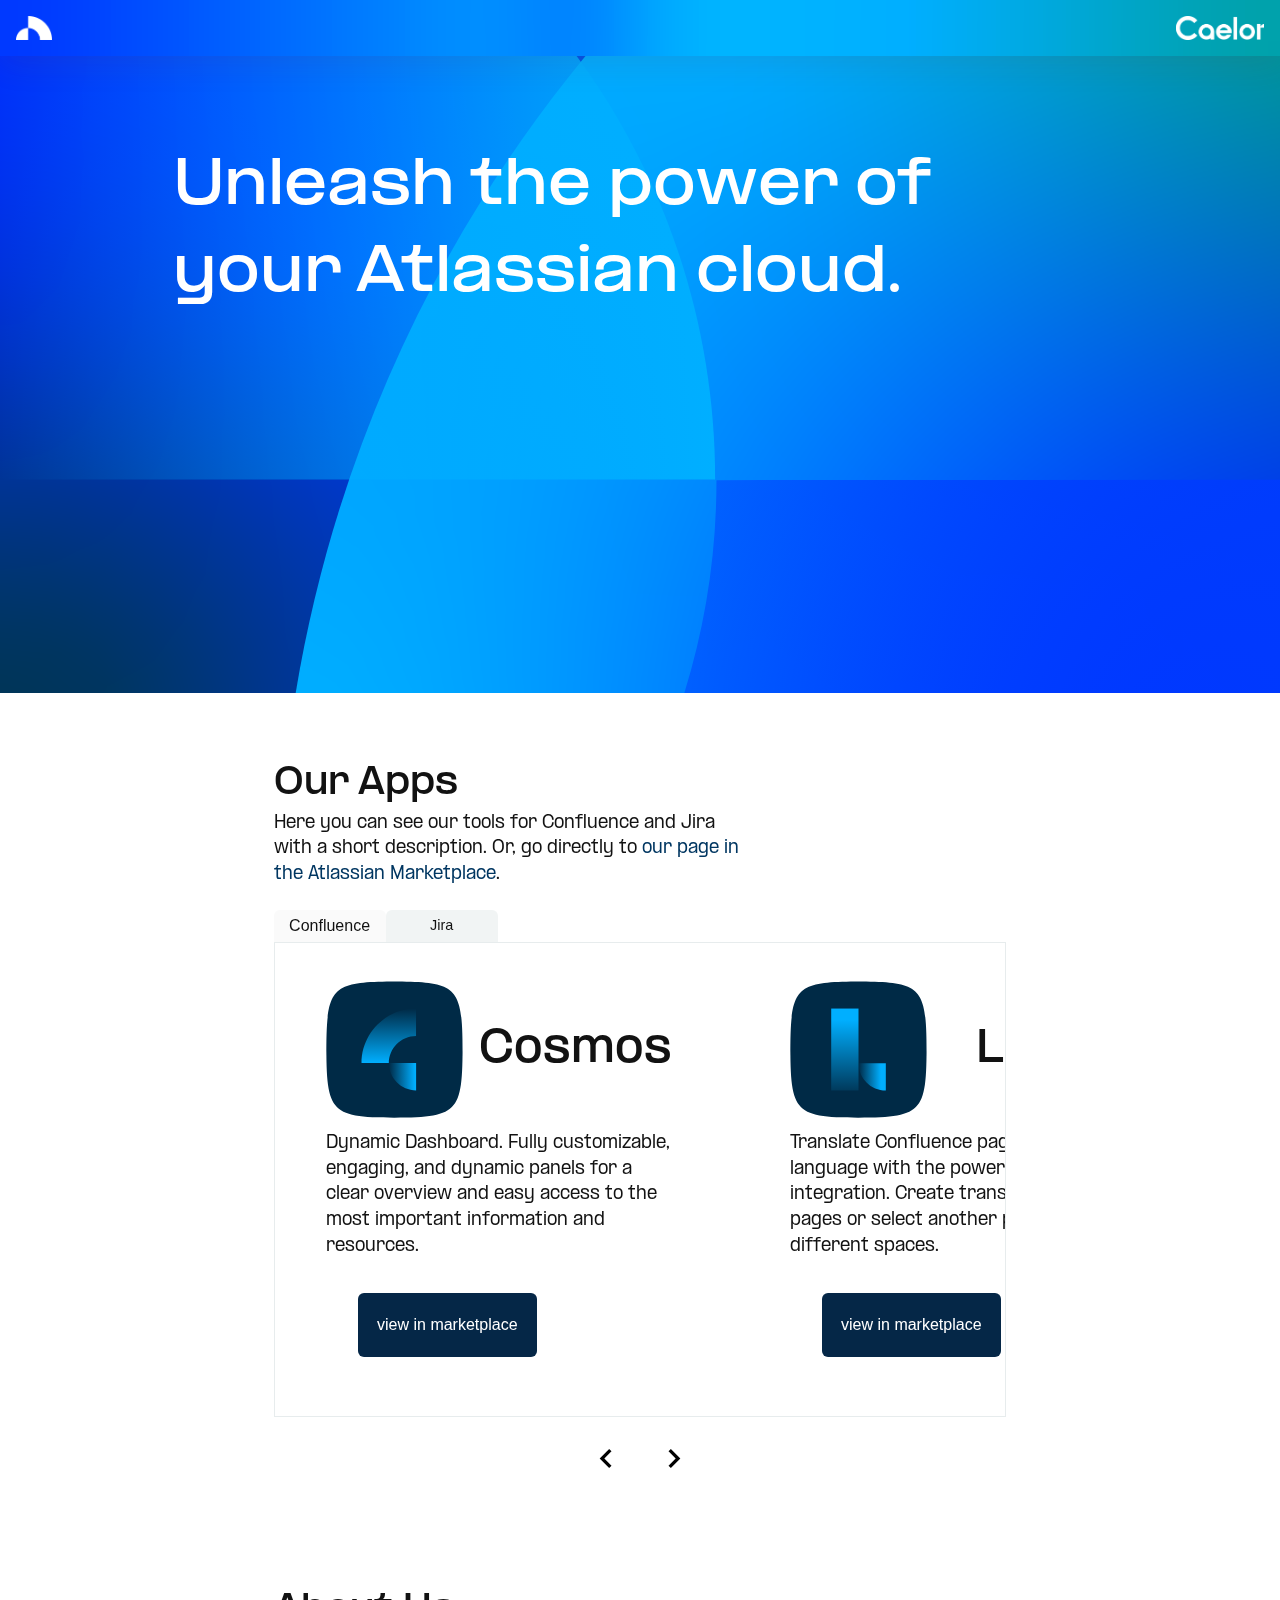
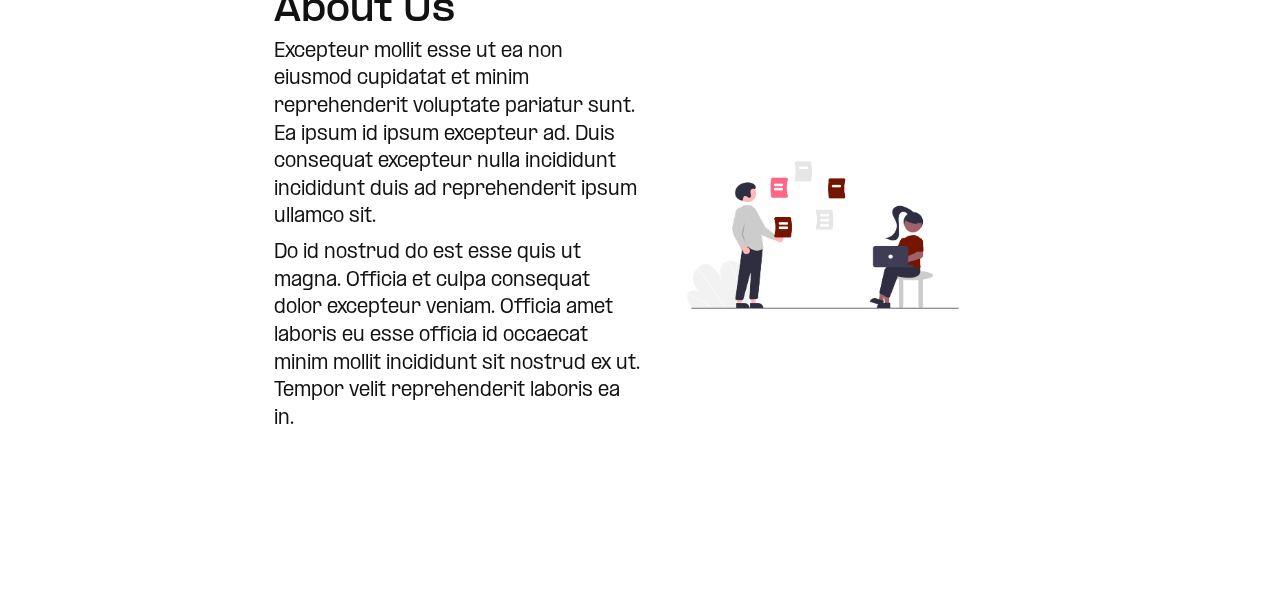
<file: index.html>
<!DOCTYPE html>
<html lang="en">

<head>
    <meta charset="UTF-8">
    <meta name="viewport" content="width=device-width, initial-scale=1.0">
    <link href='https://unpkg.com/boxicons@2.1.4/css/boxicons.min.css' rel='stylesheet'>
    <link rel="stylesheet" href="style/style.css">
    <script src="script/script.js" defer></script>
    <title>Home - Caelor </title>
</head>

<body>
    <div class="header-wrapper">
        <header>
            <img src="./assets/Logo/LogoWhite.png" alt="Caelor Logo" height="24">
            <img src="./assets/Logo/WordmarkWhite.png" alt="Caelor Wordmark" height="24">
        </header>
        <section class="wrapper">
            <h1>Unleash the power of your Atlassian cloud.</h1>
        </section>

    </div>

    <main>

        <section class="app-wrapper">
            <h2>Our Apps</h2>

            <div class="carousel-wrapper">
                <p>Here you can see our tools for Confluence and Jira with a short description. Or, go directly to <a
                        href="#">our page in the Atlassian Marketplace</a>.</p>

                <div class="app-showcase-v2">
                    <div class="app-tabs">
                        <button id="confluence-btn">Confluence</button>
                        <button id="jira-btn" class="passive-tab">Jira</button>
                    </div>

                    <div class="confluence-content">
                        <div class="conf-carousel-container">

                            <div class="carousel-cards conf-carousel">
                                <div class="app-card">
                                    <img src="./assets/icons-svg/confluence-appicon/cosmos-app.svg"
                                        alt="Cosmos App Icon" width="200">
                                    <h3>Cosmos</h3>
                                    <p>Dynamic Dashboard. Fully customizable, engaging, and dynamic panels for a clear
                                        overview and easy access to the most important information and resources.
                                    </p>
                                    <button>view in marketplace</button>
                                </div>

                                <div class="app-card">
                                    <img src="./assets/icons-svg/confluence-appicon/lingo-app.svg" alt="Lingo App Icon"
                                        width="200">
                                    <h3>Lingo</h3>
                                    <p>Translate Confluence pages to any language with the powerful DeepL integration.
                                        Create
                                        translations as child pages or select another parent page in different spaces.
                                    </p>
                                    <button>view in marketplace</button>
                                </div>

                                <div class="app-card">
                                    <img src="./assets/icons-svg/confluence-appicon/optic-app.svg" alt="Optic App Icon"
                                        width="200">
                                    <h3>Optic</h3>
                                    <p>Format pages, highlight key points, add a pop of color, and improve readability
                                        with simple and intuitive content formatting macros. Mix & match. Inspire and
                                        amaze.
                                    </p>
                                    <button>view in marketplace</button>
                                </div>

                                <div class="app-card">
                                    <img src="./assets/icons-svg/confluence-appicon/pulse-app.svg" alt="Pulse App Icon"
                                        width="200">
                                    <h3>Pulse</h3>
                                    <p>Create engaging blogs, pages, people and spaces overviews in a flash with various
                                        view types, filters & labels. Simple configuration and dynamic update.
                                    </p>
                                    <button>view in marketplace</button>
                                </div>

                                <div class="app-card">
                                    <img src="./assets/icons-svg/confluence-appicon/torphies-app.svg"
                                        alt="Trophies App Icon" width="200">
                                    <h3>Trophies</h3>
                                    <p>Receive awards and earn points with Trophies. Users can see their recent
                                        achievements at a glance, and also see their recent activity with the earned
                                        points and awards. </p>
                                    <button>view in marketplace</button>
                                </div>
                            </div>

                            <div class="app-btns">
                                <button id="conf-prev-btn" class="carousel-btn conf-prev-btn"><i
                                        class='bx bx-chevron-left'></i></button>
                                <!-- <div class="carousel-dots">
                                    <button></button>
                                    <button></button>
                                    <button></button>
                                    <button></button>
                                    <button></button>
                                </div> -->
                                <button id="conf-next-button" class="carousel-btn conf-next-btn"><i
                                        class='bx bx-chevron-right'></i></button>
                            </div>
                        </div>
                    </div>

                    <div class="jira-content">
                        <div class="jira-carousel-container">
                            <div class="carousel-cards jira-carousel">
                                <div class="app-card">
                                    <img src="./assets/icons-svg/jira-appicon/fields-app.svg" alt="Fields App Icon"
                                        width="200">
                                    <h3>Fields</h3>
                                    <p>Customize Jira to suit your needs, increase the clarity issues and level up your
                                        project management skills with a powerful suite of custom field types - all
                                        created as use case solutions. </p>
                                    <button>view in marketplace</button>
                                </div>

                                <div class="app-card">
                                    <img src="./assets/icons-svg/jira-appicon/linksy-app.svg" alt="Linksy App Icon "
                                        width="200">
                                    <h3>Linksy</h3>
                                    <p>Easily filter out and link issues using single or multiple issue picker custom
                                        fields based on JQL. Use the resync feature to fill custom fields with native
                                        Jira links. </p>
                                    <button>view in marketplace</button>
                                </div>

                                <div class="app-card">
                                    <img src="./assets/icons-svg/jira-appicon/shoppie-app.svg" alt="Shoppie App Icon "
                                        width="200">
                                    <h3>Shoppie</h3>
                                    <p> Enhance your JSM portal experience with our shop-like interface, designed to
                                        provide seamless and intuitive browsing and purchasing of Jira Assets. </p>
                                    <button>view in marketplace</button>
                                </div>

                                <div class="app-card">
                                    <img src="./assets/icons-svg/jira-appicon/trophies-app.svg" alt="Trophies App Icon "
                                        width="200">
                                    <h3>Trophies</h3>
                                    <p>On the dashboard, users can see their recent achievements at a quick glance, and
                                        also see their recent activity with the earned points and awards.</p>
                                    <button>view in marketplace</button>
                                </div>

                            </div>
                            <div class="app-btns">
                                <button id="jira-prev-button" class="carousel-btn jira-prev-btn"><i
                                        class='bx bx-chevron-left'></i></button>
                                <!-- <div class="carousel-dots">
                                    <button></button>
                                    <button></button>
                                    <button></button>
                                    <button></button>
                                    <button></button>
                                </div> -->
                                <button id="jira-next-button" class="carousel-btn jira-next-btn"><i
                                        class='bx bx-chevron-right'></i></button>
                            </div>
                        </div>
                    </div>

                </div>
            </div>
        </section>

        <div class="about-wrapper">
            <h2>About Us</h2>
            <div class="about-text-grid">
                <p>Excepteur mollit esse ut ea non eiusmod cupidatat et minim reprehenderit voluptate
                    pariatur sunt.
                    Ea
                    ipsum id ipsum excepteur ad. Duis consequat excepteur nulla incididunt incididunt duis
                    ad
                    reprehenderit ipsum ullamco sit. </p>

                <img src="assets/images/undraw_project_team_lc5a.png" alt="Caelor Image" width="290">

                <p>Do id nostrud do est esse quis ut magna. Officia et culpa consequat dolor excepteur
                    veniam.
                    Officia
                    amet laboris eu esse officia id occaecat minim mollit incididunt sit nostrud ex ut.
                    Tempor velit
                    reprehenderit laboris ea in.</p>
            </div>
        </div>


    </main>

</body>

</html>
</file>
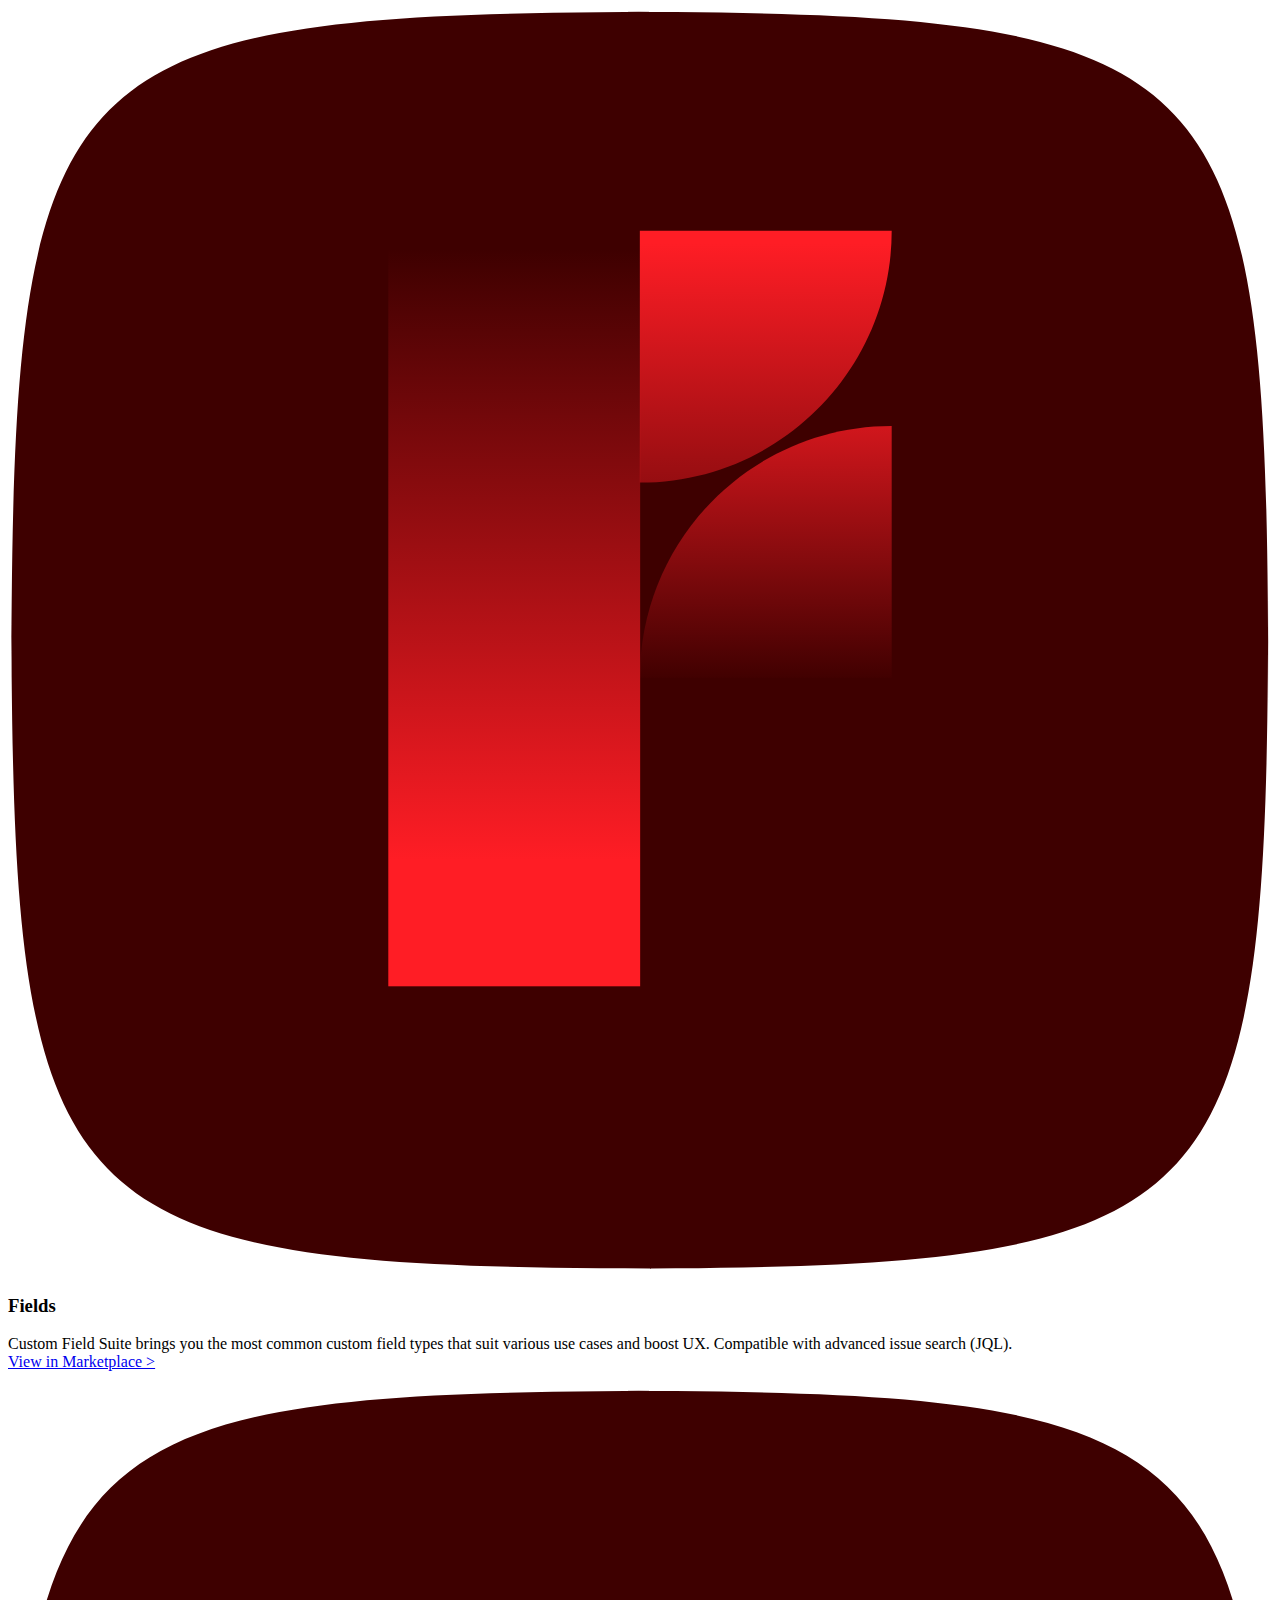
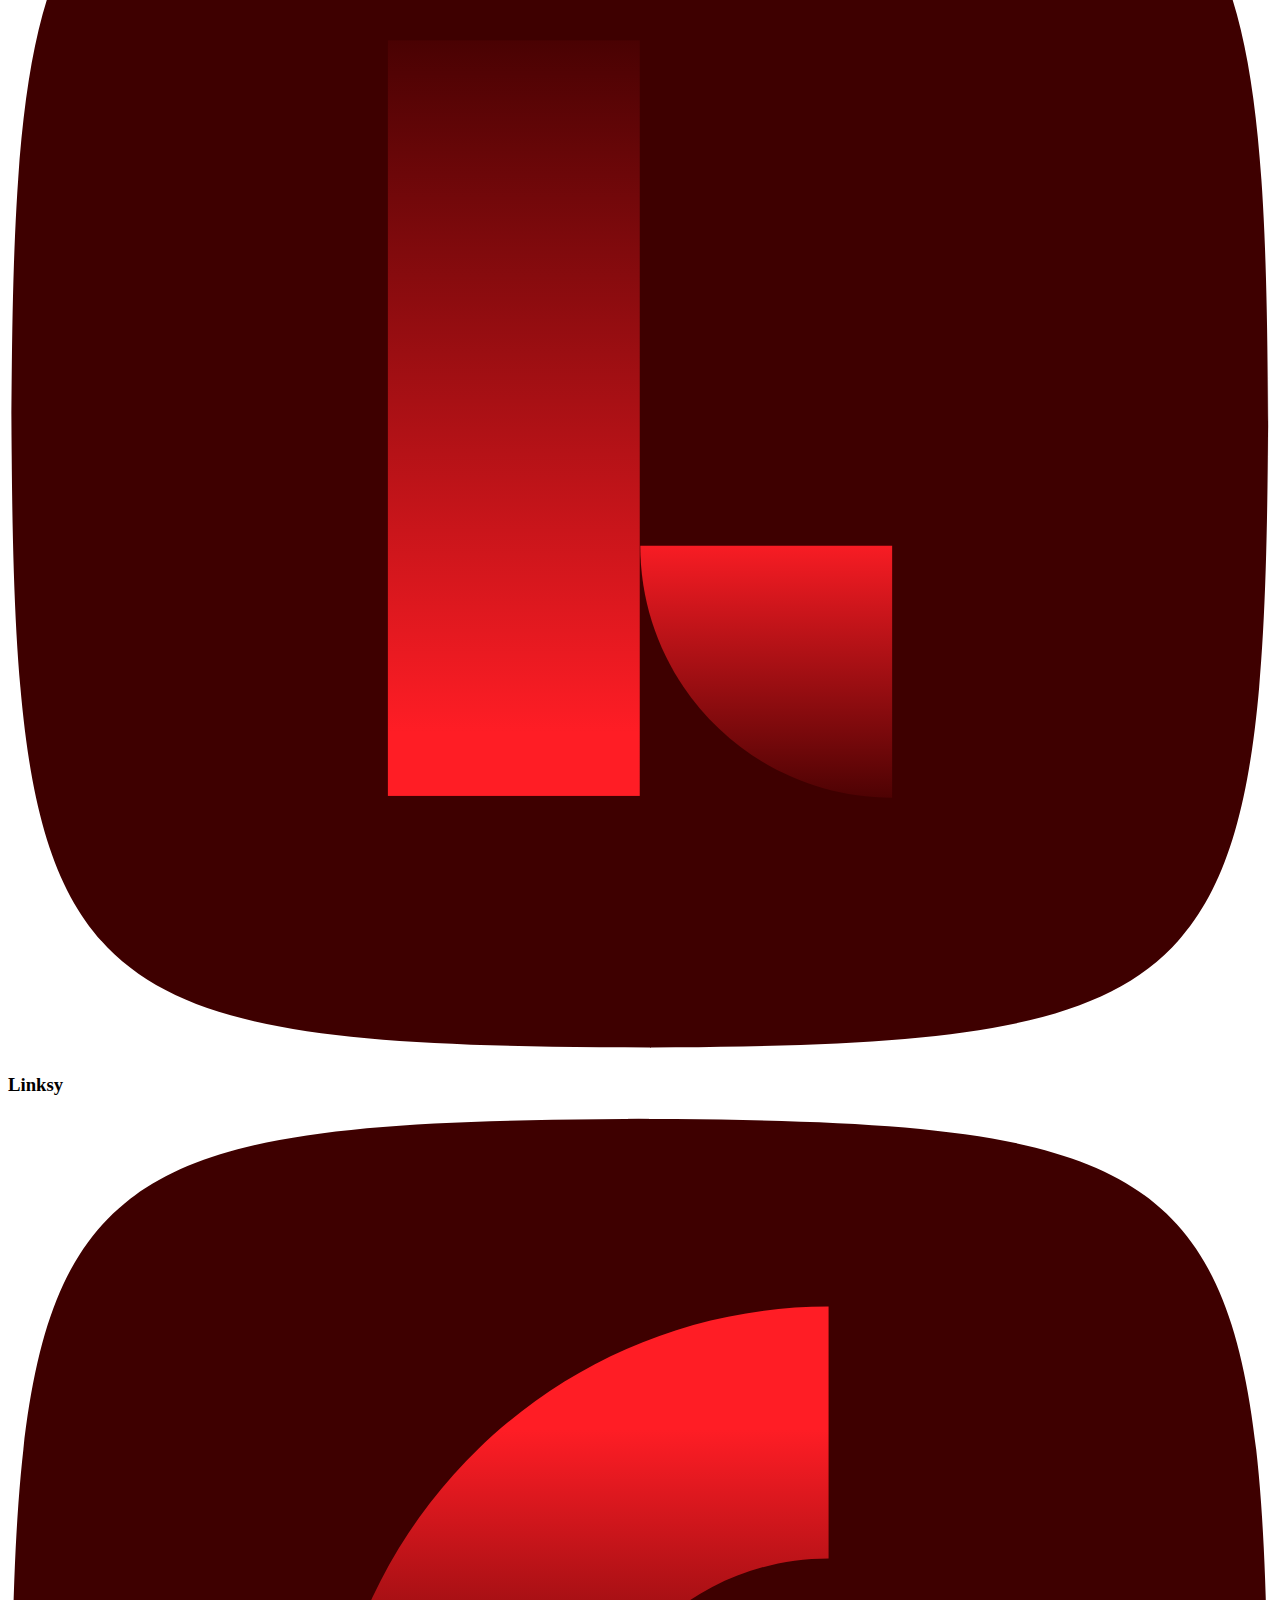
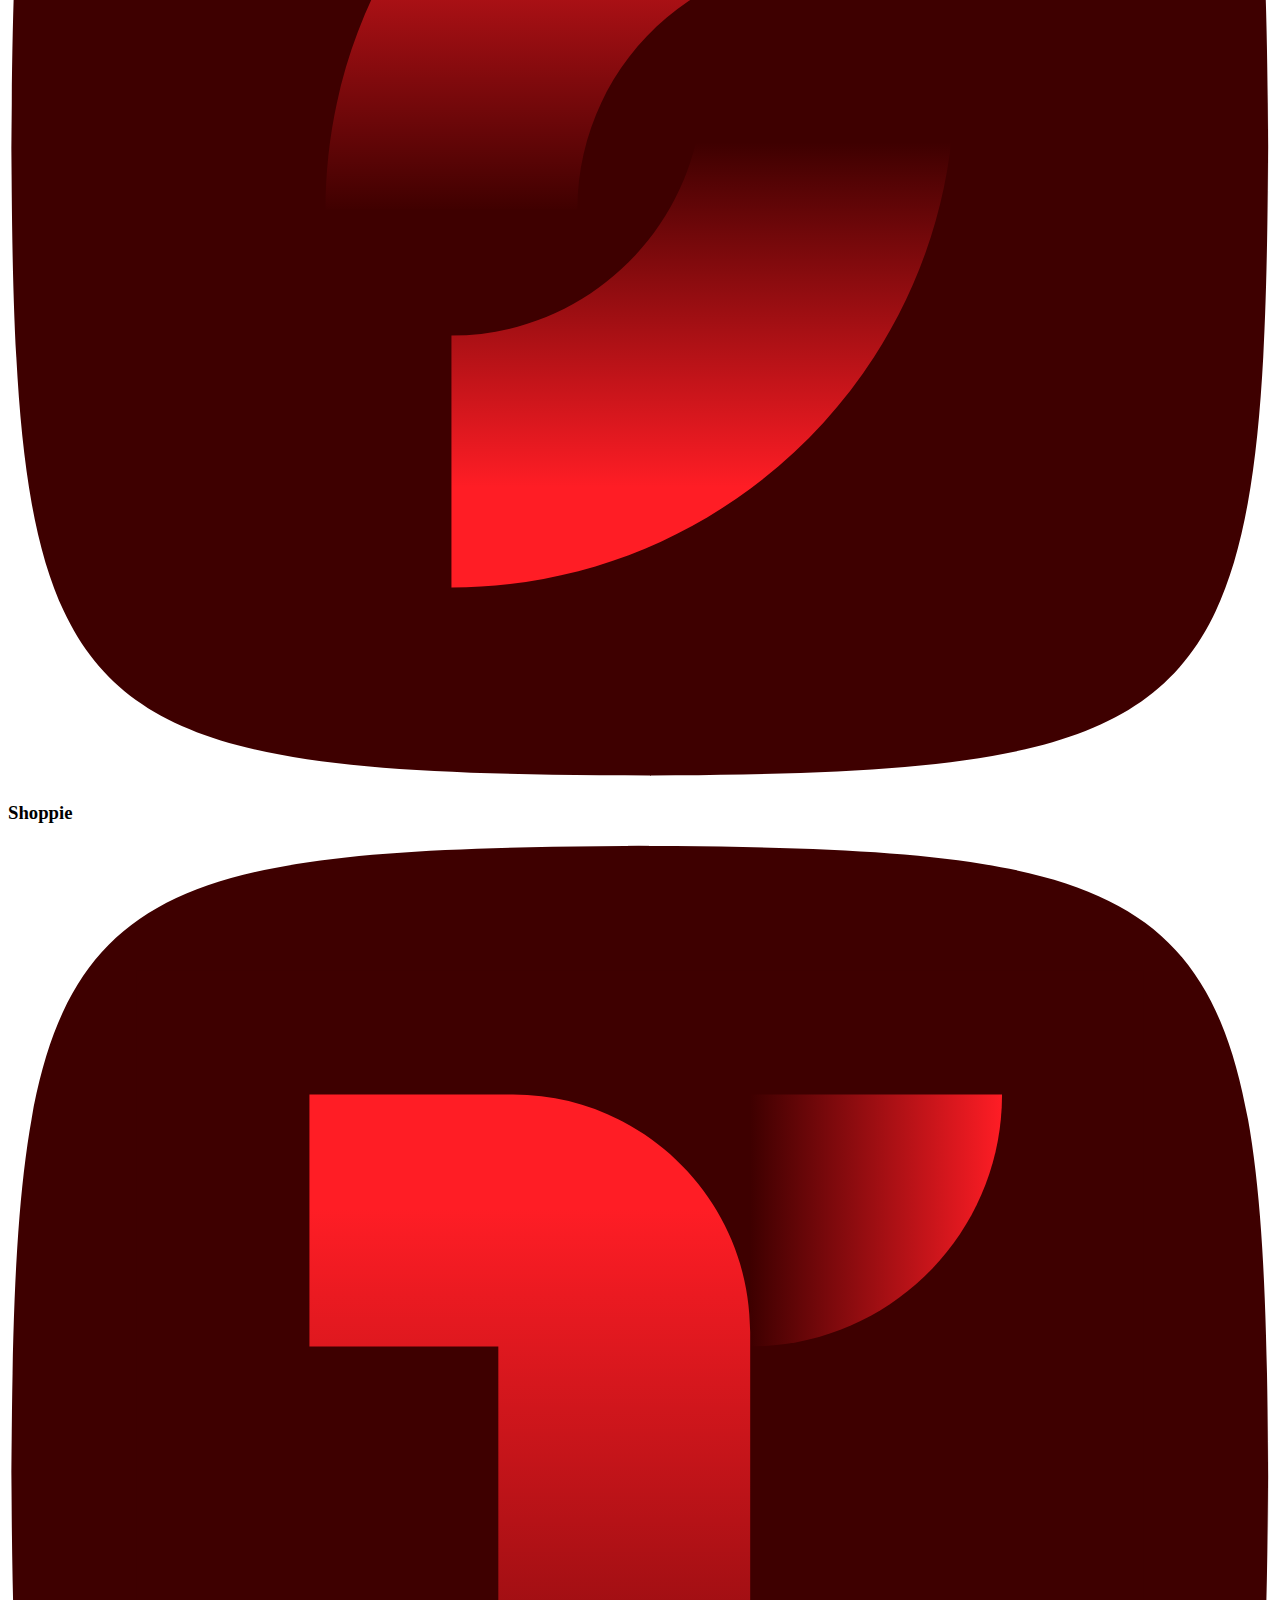
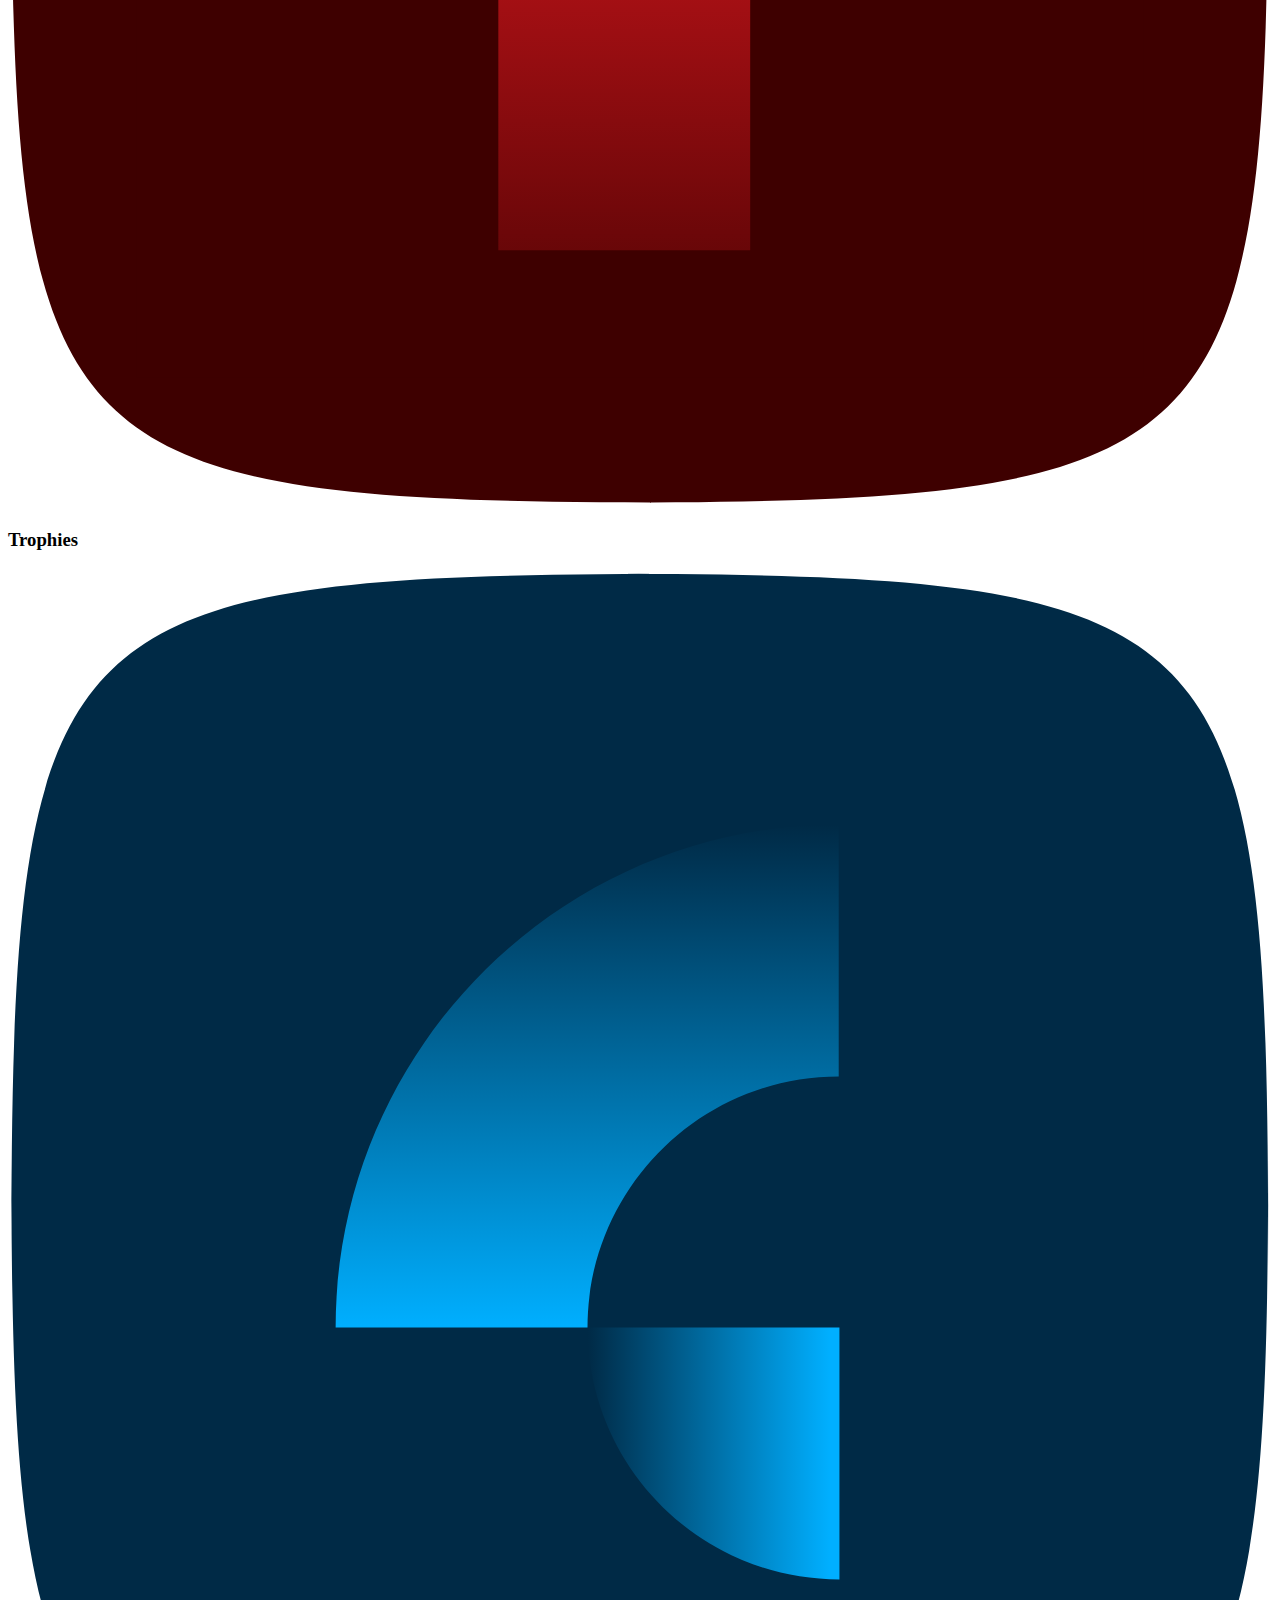
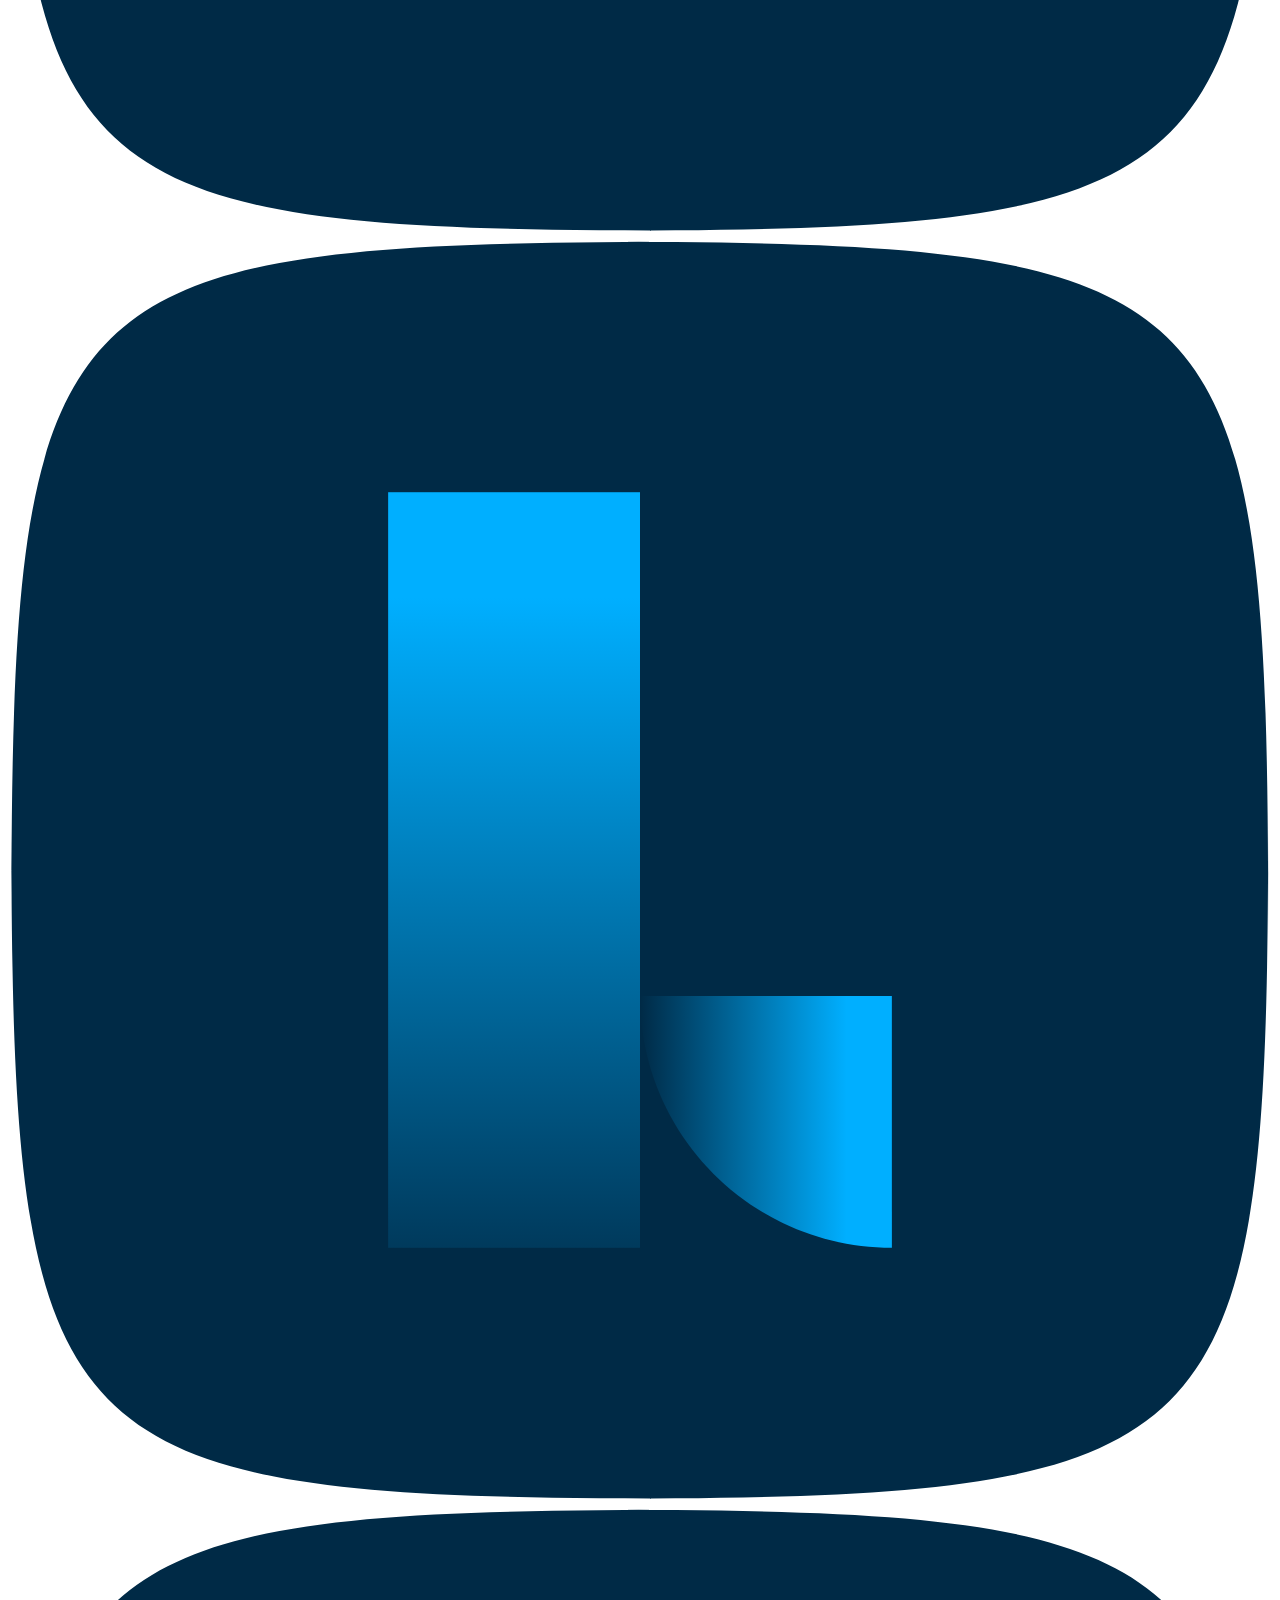
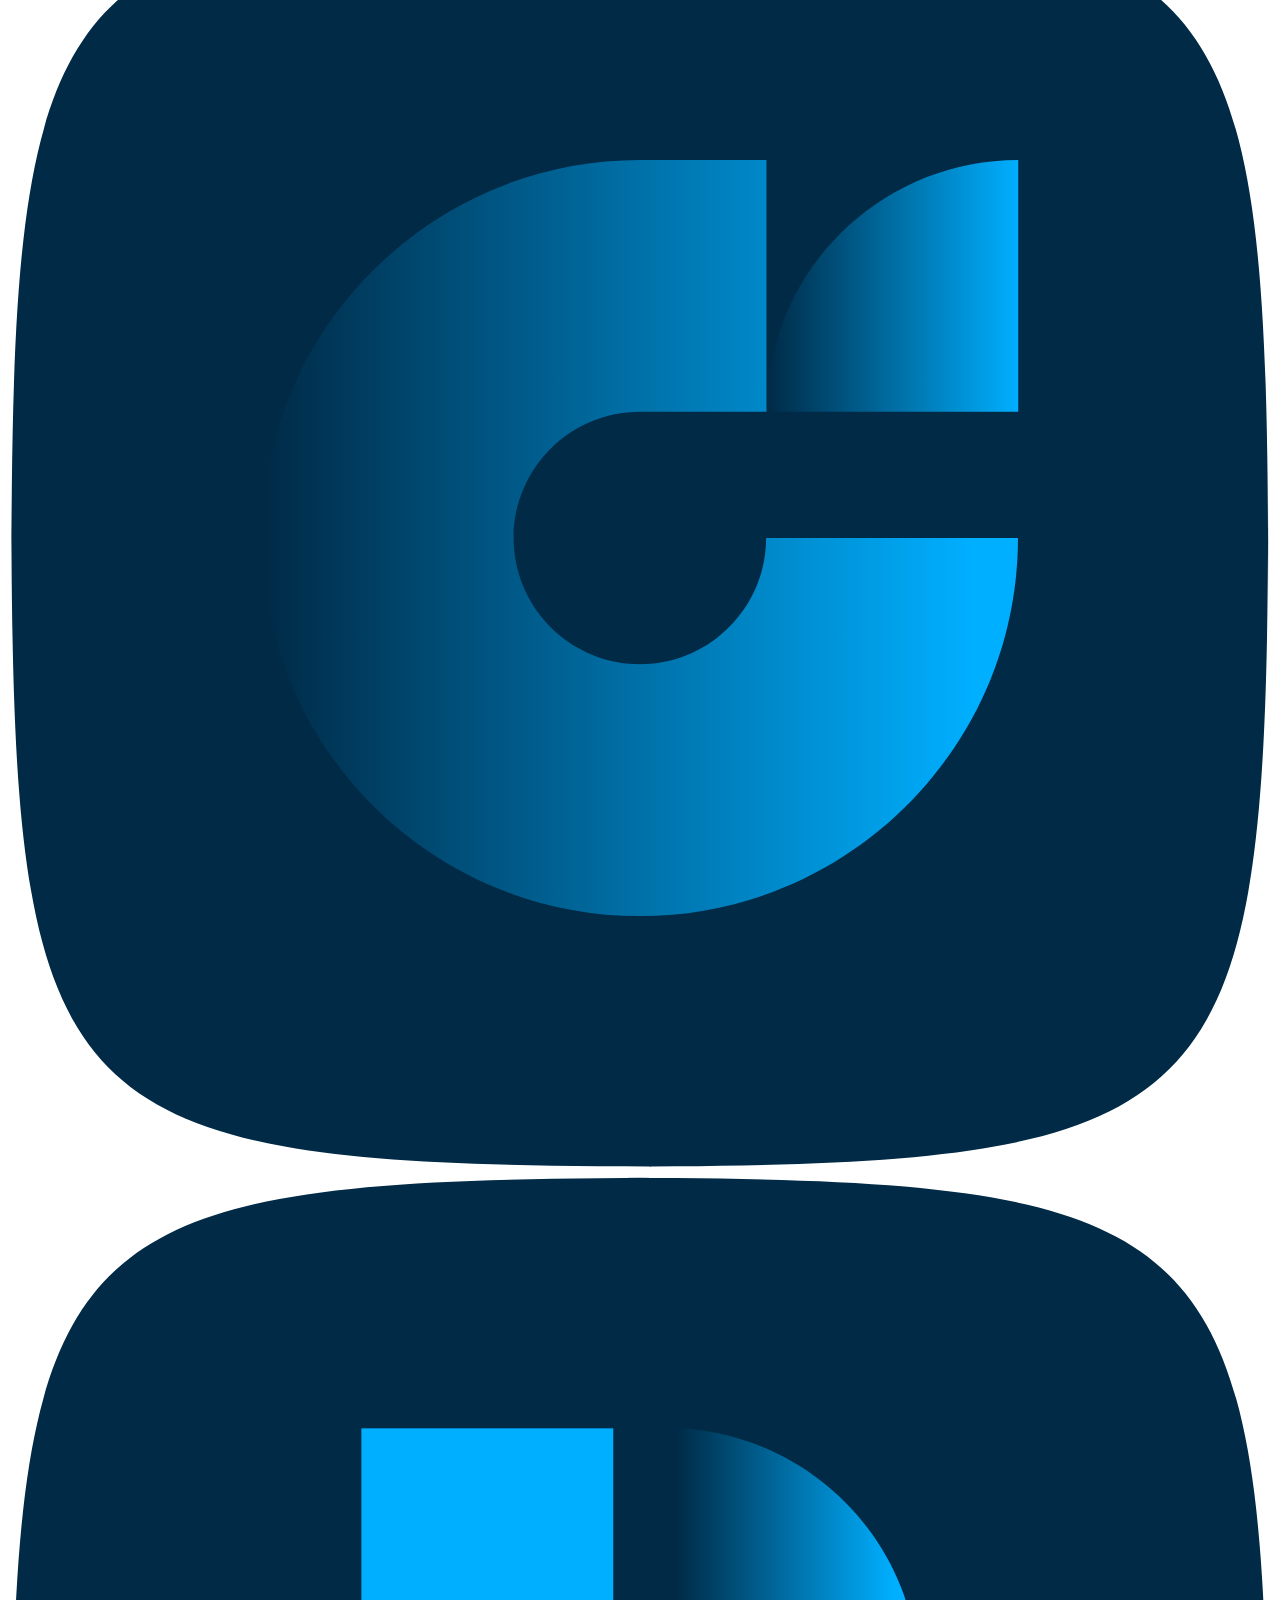
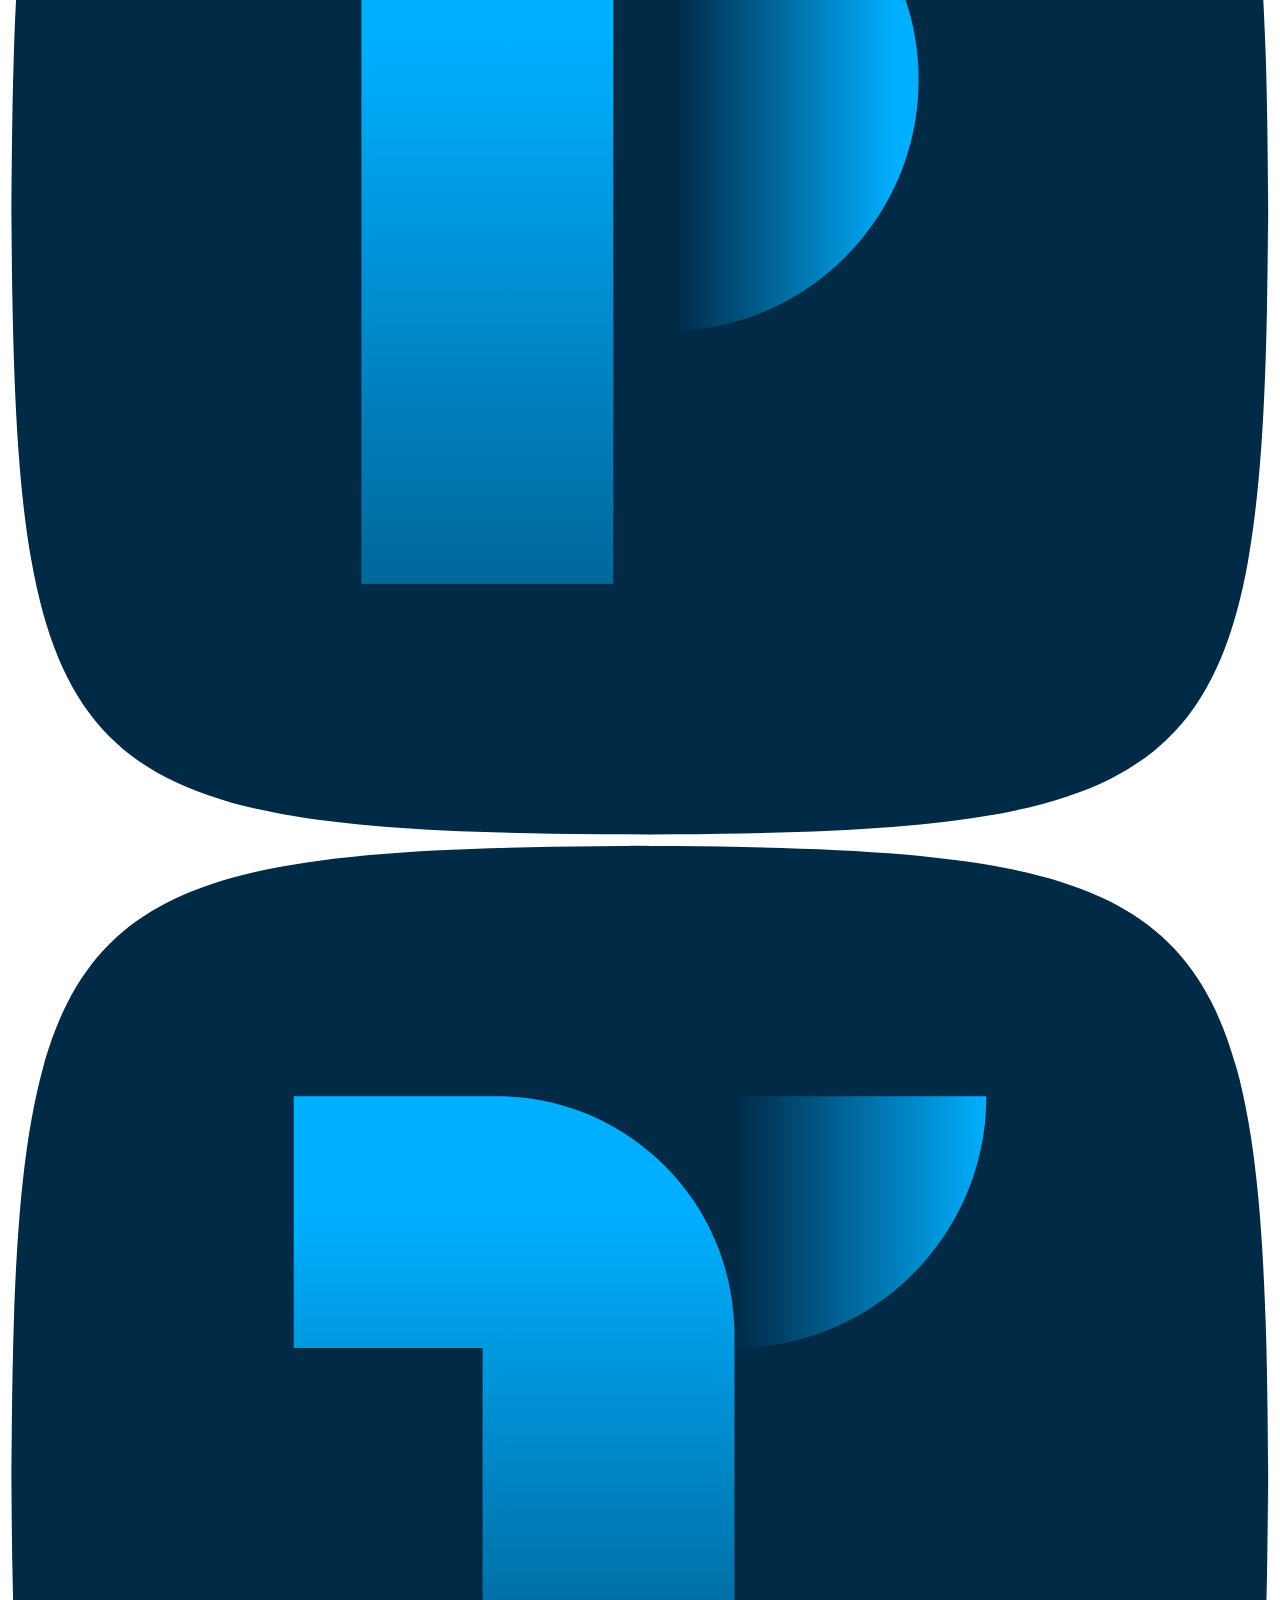
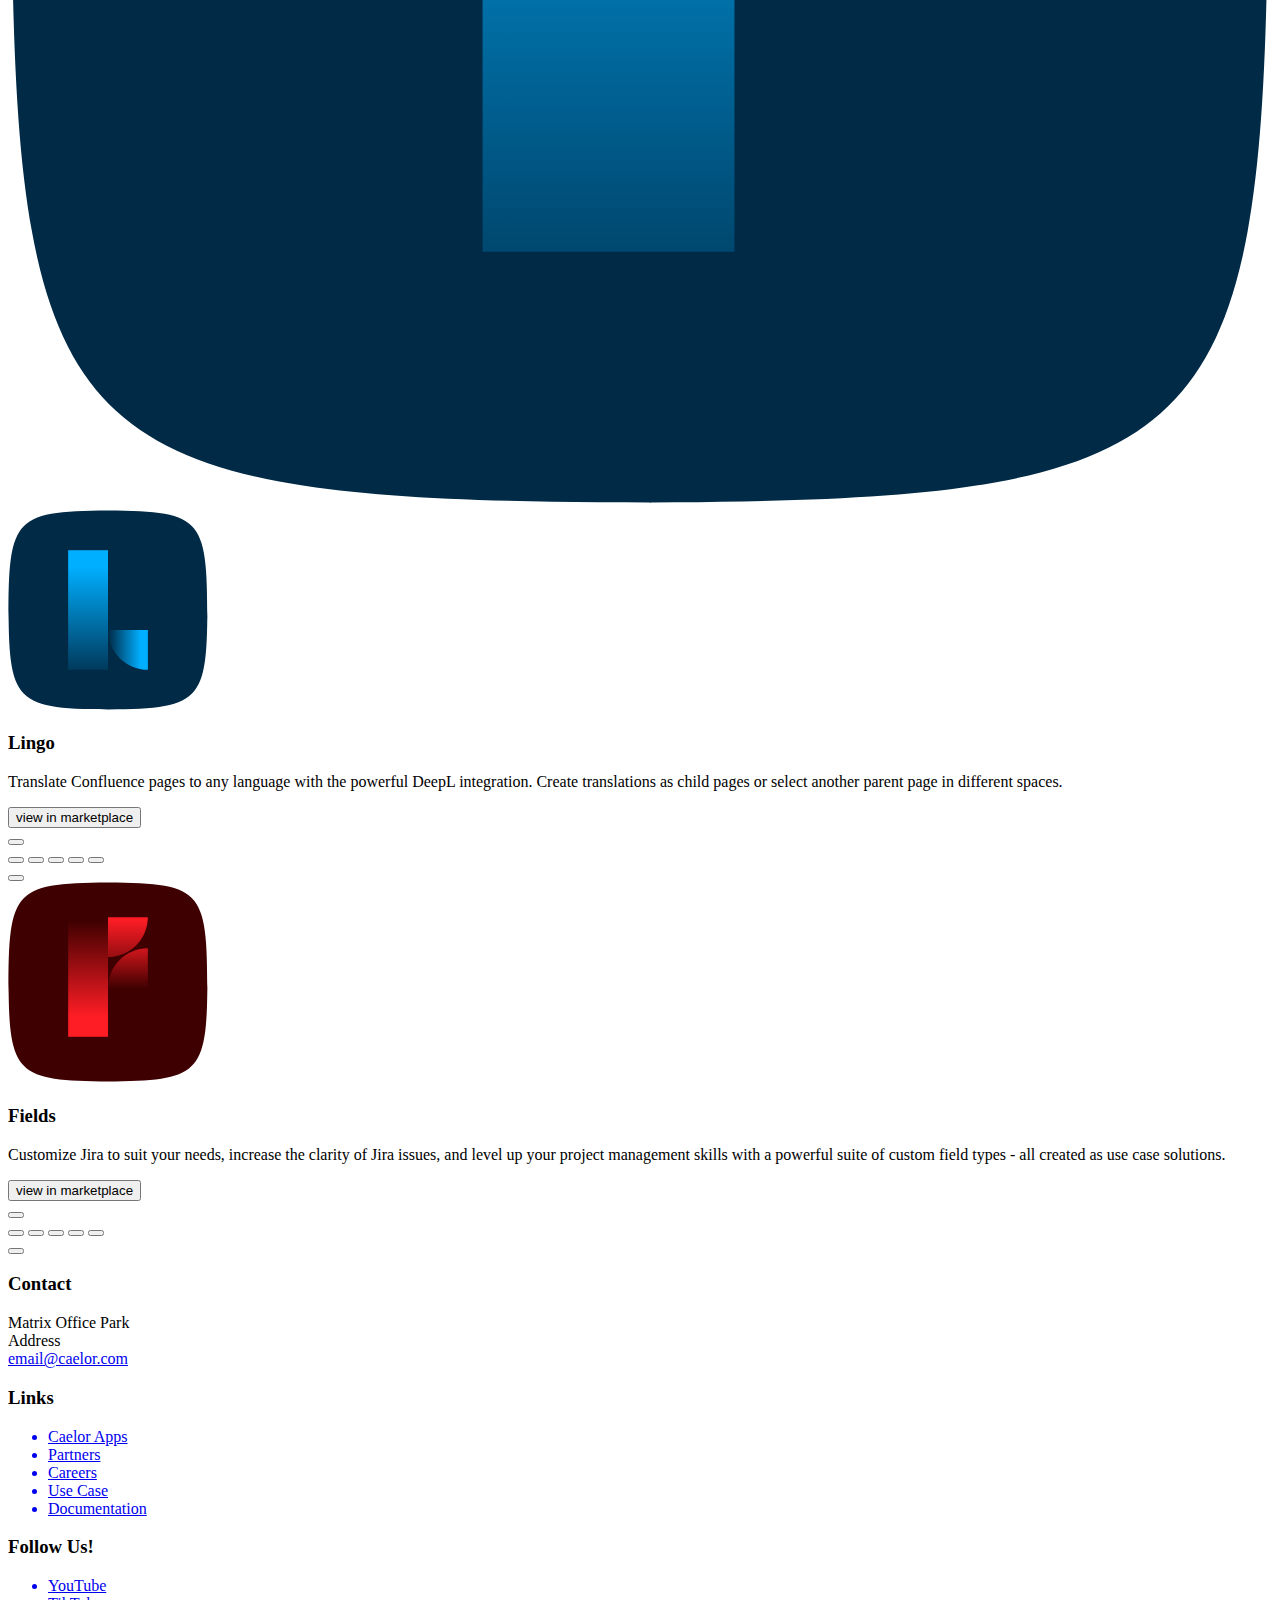
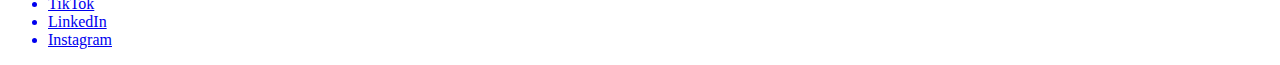
<file: trash.html>
<!DOCTYPE html>
<html lang="en">
<head>
    <meta charset="UTF-8">
    <meta name="viewport" content="width=device-width, initial-scale=1.0">
    <title>trash code
    </title>
</head>
<body>
    
    <div class="jira-apps">

        <div class="jira-carousel">

            <div class="jira-item" id="jira-item-one">
                <a class="jira-btn jira-btn-one">
                    <img src="./assets/Icons svg/Caelor-Logos_Jira - Fields - App Icon.svg"
                        alt="Jira Fields Logo">
                </a>
                <h3>Fields</h3>
            </div>

            <div class="jira-content" id="jira-content-one">
                <p> Custom Field Suite brings you the most common custom field types that suit various use
                    cases and boost UX. Compatible with advanced issue search (JQL).<br>
                    <a href="#" class="marketplace-link">View in Marketplace > </a>
                </p>
            </div>

            <div class="jira-item" id="jira-item-two">
                <a>
                    <img src="./assets/Icons svg/Caelor-Logos_Jira - Linksy - App Icon.svg"
                        alt="Jira Linksy Logo">
                </a>
                <h3>Linksy</h3>
            </div>

            <div class="jira-item" id="jira-item-three">
                <a>
                    <img src="./assets/Icons svg/Caelor-Logos_Jira - Shoppie - App Icon.svg"
                        alt="Jira Shoppie Logo">
                </a>
                <h3>Shoppie</h3>
            </div>


            <div class="jira-item" id="jira-item-four">
                <a>
                    <img src="./assets/Icons svg/Caelor-Logos_Jira - Trophies - App Icon.svg" alt="">
                </a>
                <h3>Trophies</h3>
            </div>

        </div>
    </div>

    <div class="confluence-apps">
        <div class="confluence-carousel">

            <div class="confluence-item" id="confluence-item-one">
                <img src="./assets/Icons svg/Caelor-Logos_Confluence - Cosmos - App Icon.svg"
                    alt="Confluence Cosmos Logo">
            </div>

            <div class="confluence-item" id="confluence-item-two">
                <img src="./assets/Icons svg/Caelor-Logos_Confluence - Lingo - App Icon.svg"
                    alt="Confluence Lingo Logo">
            </div>

            <div class="confluence-item" id="confluence-item-three">
                <img src="./assets/Icons svg/Caelor-Logos_Confluence - Optic - App Icon.svg"
                    alt="Confluence Optic Logo">
            </div>

            <div class="confluence-item" id="confluence-item-four">
                <img src="./assets/Icons svg/Caelor-Logos_Confluence - Pulse - App Icon.svg"
                    alt="Confluence Pulse Logo">
            </div>

            <div class="confluence-item" id="confluence-item-five">
                <img src="./assets/Icons svg/Caelor-Logos_Confluence - Trophies - App Icon.svg"
                    alt="Confluence Trophies Logo">
            </div>

        </div>
    </div>


<!-- ! -->

    <div class="confluence-content">
        <div class="app-card">
            <div class="app-card-element">
                <img src="./assets/Icons svg/confluence-appicon/lingo-app.svg" alt="logo lingo "
                    width="200">
                <h3>Lingo</h3>
                <p>Translate Confluence pages to any language with the powerful DeepL integration. Create
                    translations as child pages or select another parent page in different spaces.
                </p>
                <button>view in marketplace</button>
            </div>

            <div class="app-btns">
                <button id="conf-prev-button" class="carousel-btn"><i
                        class='bx bx-chevron-left'></i></button>
                <div class="carousel-dots">
                    <button></button>
                    <button></button>
                    <button></button>
                    <button></button>
                    <button></button>
                </div>
                <button id="conf-next-button" class="carousel-btn"><i class='bx bx-chevron-right' ></i></button>
            </div>
        </div>
    </div>

    <div class="jira-content">
        <div class="app-card">
            <img src="./assets/Icons svg/jira-appicon/fields-app.svg" alt="logo Fields "
                width="200">
            <h3>Fields</h3>
            <p>Customize Jira to suit your needs, increase the clarity of Jira issues, and level up your project management skills with a powerful suite of custom field types - all created as use case solutions. </p>
            <button>view in marketplace</button>

            <div class="app-btns">
                <button id="jira-prev-button" class="carousel-btn"><i
                        class='bx bx-chevron-left'></i></button>
                <div class="carousel-dots">
                    <button></button>
                    <button></button>
                    <button></button>
                    <button></button>
                    <button></button>
                </div>
                <button id="jira-next-button" class="carousel-btn"><i class='bx bx-chevron-right' ></i></button>
            </div>
        </div>
    </div>

</div>
</div>
<!--  -->




     <footer>
        <div class="footer-one">
            <h3>Contact</h3>
            <p>Matrix Office Park
                <br>
                Address
                <br>
                <a href="#" class="email">email@caelor.com</a>
            </p>
        </div>
        <div class="footer-two">
            <h3>Links</h3>
            <ul>
                <a href="#">
                    <li>Caelor Apps</li>
                </a>
                <a href="#">
                    <li>Partners</li>
                </a>
                <a href="#">
                    <li>Careers</li>
                </a>
                <a href="#">
                    <li>Use Case</li>
                </a>
                <a href="#">
                    <li>Documentation</li>
                </a>
            </ul>
        </div>

        <div class="footer-three">
            <h3>Follow Us!</h3>
            <ul>
                <a href="#">
                    <li>YouTube</li>
                </a>
                <a href="#">
                    <li>TikTok</li>
                </a>
                <a href="#">
                    <li>LinkedIn</li>
                </a>
                <a href="#">
                    <li>Instagram</li>
                </a>
            </ul>
        </div>

    </footer> 

</body>
</html>
</file>
<file: style/style.css>
@font-face {
  font-family: "PPFormula-Condensed-Black";
  src: url(../assets/Fonts/PPFormula-CondensedBlack.otf);
}

@font-face {
  font-family: "PPFormula-extrabold";
  src: url(../assets/Fonts/PPFormula-ExtendedBold.otf);
}

@font-face {
  font-family: "PPFormula-SemiBold";
  src: url(../assets/Fonts/PPFormula-SemiExtendedBold.otf);
}

@font-face {
  font-family: "PPFormula-medium";
  src: url(../assets/Fonts/PPFormula-Medium.otf);
}

@font-face {
  font-family: "PPFormula-light";
  src: url(../assets/Fonts/PPFormula-Light.otf);
}

@font-face {
  font-family: "PPFormula-SemiExtBold";
  src: url(../assets/Fonts/PPFormula-SemiExtendedBold.otf);
}

:root {
  --primary-white: #fff;
  --primary-black: #121212;

  --secondary-one: #751500;
  --secondary-two: #006049;
  --secondary-three: #ff7300;

  --grey-one: #fafafa;
  --grey-two: #f1f4f4;
  --grey-three: #e7eced;
  --grey-four: #3f4142;
  --grey-five: #282e30;
  --grey-six: #171717;
  --grey-extra: #777a7c;

  --jira-primary-one: #370000;
  --jira-primary-two: #ff1d25;
  --jira-secondary-one: #e20018;
  --jira-secondary-two: #ff78cc;
  --jira-secondary-three: #ffbddb;

  --conf-primary-one: #052747;
  --conf-primary-two: #00afff;
  --conf-secondary-one: #003661;
  --conf-secondary-two: #003bff;
  --conf-secondary-three: #00d1c3;

  --spacing-regular: 0.8rem;
  --spacing-half: 0.4rem;
  --spacing-small: 0.2rem;
  --spacing-big: 1.6rem;

  --heading-one: "PPFormula-extrabold", Arial, Helvetica, sans-serif;
  --heading-two: "PPFormula-semibold", Arial, Helvetica, sans-serif;
  --regular-text: "PPFormula-medium", Arial, Helvetica, sans-serif;
  --light-text: "PPFormula-light", Arial, Helvetica, sans-serif;
  --extra-heading: "PPFormula-SemiExtBold", Arial, Helvetica, sans-serif;
}

* {
  box-sizing: border-box;
  padding: 0;
  margin: 0;
  line-height: 1.6;
}

body {
  font-family: var(--regular-text);
}

/* text */

h2,
h3 {
  font-family: var(--heading-two);
}

h1 {
  font-family: var(--heading-one);
  font-size: 2.25rem;
}

h2 {
  font-size: 2.1rem;
}

h3 {
  font-size: 1.1rem;
}

p {
  font-family: var(--regular-text);
}

/* * */

.header-wrapper {
  background-image: url(../assets/svg/Confluence-Blue-02-16x9.svg);
  background-size: cover;
  background-repeat: no-repeat;
  background-position: top;
  position: relative;
  height: 77vh;
  margin-bottom: var(--spacing-big);
}

.header-wrapper .wrapper {
  max-width: 75vw;
}

.header-wrapper h1 {
  animation: slide-in 0.5s ease-in-out;
}

@keyframes slide-in {
  from {
    opacity: 0;
    transform: translateX(-75%);
  }
  to {
    opacity: 100;
    transform: translateX(0%);
  }
}

header {
  color: var(--primary-white);
  display: flex;
  align-items: center;
  justify-content: space-between;
  width: 100%;
  --spacing-regular: 1em;
  padding: var(--spacing-regular);
  backdrop-filter: blur(50px) saturate(125%);
  -webkit-backdrop-filter: blur(50px) saturate(125%);
  box-shadow: 0 8px 32px 0 rgba(135, 36, 31, 0.1);

  button {
    background-color: transparent;
    border: none;
    transition: scale 0.25s ease-in-out;
  }

  button:active {
    scale: 0.8;
  }

  img {
    transition: rotate 0.5s ease-in-out;
  }
}

header img:first-of-type:hover {
  rotate: 180deg;
}

.wrapper {
  width: 100vw;
  height: 70vh;
  color: var(--primary-white);
  --spacing-big: 5.5rem;
  padding: var(--spacing-big) var(--spacing-regular) var(--spacing-regular)
    var(--spacing-regular);

  p {
    font-family: var(--regular-text);
    font-size: 2.2rem;
    padding-left: var(--spacing-regular);
    align-self: center;
  }
}

/** main */

main {
  color: var(--primary-black);
}

main p {
  max-width: 40ch;
}

/** apps container  */

.app-wrapper,
.about-wrapper,
.footer-wrapper {
  padding: var(--spacing-regular) var(--spacing-big);
  margin: var(--spacing-big) 0;
  max-width: 49rem;

  img {
    padding: var(--spacing-half);
  }

  a {
    color: var(--conf-secondary-one);
    text-decoration: none;
  }

  a:hover {
    color: var(--conf-secondary-two);
    text-decoration: underline;
  }
}

.tab {
  margin-left: var(--spacing-regular);
  overflow: hidden;
}

.tab button {
  font-size: 0.95rem;
  cursor: pointer;
  padding: var(--spacing-small) var(--spacing-big);
  border: none;
  border-radius: 6px 6px 0px 0px;
  transition: 0.3s;
}

.tab-conf {
  color: var(--primary-white);
  --conf-primary-two: #0d9de0;
  background-color: var(--conf-primary-two);
}

.tab-conf:hover,
.tab-conf:active {
  background-color: var(--conf-primary-two);
}

.tab-jira {
  color: var(--primary-white);
  background-color: var(--jira-primary-one);
}

.tab-jira:hover,
.tab-jira:active {
  background-color: var(--jira-primary-two);
}

.jira-tab-content,
.conf-tab-content {
  display: none;
  padding: var(--spacing-half) var(--spacing-regular);
  border: 1px solid var(--grey-four);
  border-radius: 4px;
}

.about-wrapper {
  animation: slide-in 0.5s ease-in-out;
}

.app-wrapper {
  animation: slide-back 0.5s ease-in-out;
}

@keyframes slide-back {
  from {
    opacity: 0;
    transform: translateX(50%);
  }
  to {
    opacity: 100;
    transform: translateY(0%);
  }
}

/* app showcase v2 */

.app-tabs {
  display: flex;
  flex-direction: row;
  --spacing-big: 1.4rem;
  margin-top: var(--spacing-big);

  button {
    font-size: 1rem;
    background-color: var(--grey-one);
    color: var(--primary-black);
    padding: var(--spacing-small) var(--spacing-half);
    width: 7rem;
    border-radius: 6px 6px 0 0;
    border: none;
    transition: background-color 0.15s ease-in-out;
  }

  button:hover {
    background-color: var(--grey-three);
  }
}

.app-tabs .passive-tab {
  background-color: var(--grey-two);
  background-image: none;
  font-size: 0.9rem;
  transition: background-color 0.2s ease-in-out;
}

/* carousel */

.conf-carousel-container,
.jira-carousel-container {
  display: flex;
  flex-direction: column;
  width: 100%;
  min-width: 16rem;
  max-width: 47rem;
  height: 100%;
  /* border: 1px solid var(--grey-three); */
  border-radius: 0px 12px 12px 12px;
}

.carousel-cards {
  display: flex;
  flex-direction: row;
  align-items: center;
  overflow-x: scroll;
  overflow-y: hidden;
  height: fit-content;
  width: 100%;
  padding: var(--spacing-regular) var(--spacing-big);
  animation: slide-left 0.4s ease-in-out;
}

@keyframes slide-left {
  from {
    opacity: 0;
    transform: translateX(-10%);
  }
  to {
    opacity: 100;
    transform: translateX(0%);
  }
}

.jira-carousel,
.conf-carousel {
  scroll-behavior: smooth;
  scroll-snap-type: mandatory;
  scroll-snap-align: center;
  -ms-overflow-style: none;
  scrollbar-width: none;
  border: 1px solid  var(--grey-three)
}

.app-btns {
  display: flex;
  flex-direction: row;
  align-self: center;
}

.app-card {
  display: flex;
  flex-direction: column;
  align-items: center;
  justify-content: space-between;
  min-width: 14rem;
  width: 100%;
  max-width: 50rem;
  height: 35rem;
  --spacing-regular: 1.2rem;
  padding: var(--spacing-regular);
  --spacing-big: 2rem;
  margin: 0 var(--spacing-big);
  border-radius: 6px;
  /* border: 1px solid var(--grey-three); */

  img {
    align-self: center;
    width: 170px;
    margin: 0;
  }

  h3 {
    font-size: 2rem;
  }

  p {
    display: flex;
    align-self: center;
    font-size: 0.9rem;
    max-width: 37ch;
  }

  button {
    color: var(--primary-white);
    background-color: var(--conf-primary-one);
    font-size: 0.9rem;
    width: fit-content;
    justify-self: start;
    margin-top: var(--spacing-big);
    padding: var(--spacing-regular);
    border: 0;
    border-radius: 6px;
    transition: background 0.2s ease-in-out;
  }

  button:hover {
    background-color: var(--conf-primary-two);
  }
}

.app-card:first-of-type {
  margin-left: 0;
}

.app-card:last-of-type {
  margin-right: 0;
}

.jira-content {
  display: none;

  button {
    background-color: var(--jira-primary-one);
  }

  button:hover {
    background-color: var(--jira-secondary-one);
  }
}

.conf-carousel-container .app-btns {
  display: flex;
  flex-direction: row;
  justify-items: space-evenly;
  align-content: center;

  .carousel-btn {
    background-color: transparent;
    font-size: 2.5rem;
    transition: scale 0.25s ease-in-out;
    margin: var(--spacing-regular);
    border: none;
  }

  .carousel-btn:hover {
    color: var(--grey-four);
  }

  .carousel-btn:active {
    scale: 0.85;
    align-self: center;
  }
}

.jira-carousel-container .app-btns {
  display: flex;
  flex-direction: row;
  justify-items: space-evenly;
  align-content: center;

  .carousel-btn {
    background-color: transparent;
    font-size: 2.5rem;
    transition: scale 0.25s ease-in-out;
    margin: var(--spacing-regular);
    border: none;
  }

  .carousel-btn:hover {
    color: var(--grey-four);
  }

  .carousel-btn:active {
    scale: 0.85;
    align-self: center;
  }
}

/* Interactie */

.show {
  display: block;
}

.hide {
  display: none;
}

/*  about */

.about-wrapper img {
  width: 100%;
  max-width: 600px;
}

.about-wrapper {
  margin-bottom: 10rem;
}

/* other  */

button:focus-visible {
  outline: 3px solid var(--jira-primary-two);
}

/* *Footer */

footer {
  background-color: var(--primary-black);
  color: var(--primary-white);
  min-height: 50vh;
  height: fit-content;
  width: 100%;
  padding-top: var(--spacing-big);

  h4 {
    padding-top: var(--spacing-regular);
  }

  li {
    font-family: var(--light-text);
    padding-bottom: var(--spacing-half);
    list-style: none;
    max-width: 25ch;
  }

  img {
    display: none;
    height: 100%;
    max-width: 100%;
    aspect-ratio: 6 / 4;
  }

  .footer-wrapper {
    margin: 0 auto;
  }
}

/** media query */

@media (min-width: 430px) {
  .app-card {
    width: 100rem;
  }

  .footer-wrapper {
    display: grid;
    grid-template-columns: 1fr 1fr;
    grid-template-rows: 1fr 1fr;
  }

  .footer-list-one {
    grid-column: 1/3;
    grid-row: 1/2;
    justify-self: start;
  }

  .footer-list-two {
    grid-column: 2/3;
    grid-row: 2/3;
  }

  .footer-list-three {
    grid-column: 1/2;
    grid-row: 2/3;
  }

  footer img {
    grid-column: 1/3;
    grid-row: 1/3;
    display: block;
    max-width: 100%;
    align-self: center;
    justify-self: center;
    mix-blend-mode: overlay;
  }
}

@media (min-width: 610px) {
  h1 {
    align-self: center;
  }

  .about-text-grid {
    display: grid;
    grid-template-columns: 1fr 1fr 1fr;
    grid-template-rows: repeat(2, 1fr);
    grid-template-areas:
      "a c c"
      "b b b";
    row-gap: 0.5rem;
  }

  .about-text-grid p:first-of-type {
    grid-area: a;
    align-self: center;
  }

  .about-text-grid p:nth-of-type(2) {
    grid-area: b;
    align-self: flex-start;
  }

  .about-text-grid img {
    grid-area: c;
    align-self: center;
    justify-self: center;
    width: 80%;
  }

  .footer-wrapper {
    display: grid;
    grid-template-columns: repeat(3, 1fr);
    grid-template-rows: repeat(2, 1fr);
    width: 100%;
  }

  .footer-list-one {
    grid-column: 1/4;
    grid-row: 1/2;
    justify-self: center;
  }

  .footer-list-two {
    grid-column: 1/3;
    grid-row: 2/5;
    justify-self: center;
  }

  .footer-list-three {
    grid-column: 2/4;
    grid-row: 2/4;
    justify-self: center;
  }

  .footer-wrapper {
    width: 100%;
    max-width: 47rem;
    justify-self: center;
    margin: auto 0;
  }

  footer img {
    grid-column: 1/4;
    grid-row: 1/3;
    align-self: center;
    justify-self: center;
  }
}

@media (min-width: 700px) {
  h1 {
    font-size: 3rem;
  }
}

@media (min-width: 820px) {
  h1 {
    font-size: 3.4rem;
  }

  .wrapper {
    display: grid;
    align-items: center;
    max-width: 90%;
    max-height: 10rem;
    margin: 0 auto;
  }

  main {
    display: grid;
    justify-content: center;
    max-width: 90%;
    margin: 0 auto;
  }

  .tab button {
    font-size: 1.2rem;
  }

  .about-text-grid {
    display: grid;
    grid-template-columns: repeat(6, 1fr);
    grid-template-rows: repeat(2, 1fr);
    grid-template-areas:
      "a a a c c c"
      "b b b c c c";
    row-gap: 0.5rem;

    p {
      font-size: 1.08rem;
    }
  }

  .about-text-grid p:first-of-type {
    grid-area: a;
  }

  .about-text-grid p:nth-of-type(2) {
    grid-area: b;
  }

  .about-text-grid img {
    grid-area: c;
    width: 100%;
    align-self: center;
  }

  .app-card {
    display: grid;
    grid-template-columns: 1fr 1fr 1fr;
    grid-template-rows: 1fr 1fr 1fr;
    min-width: 25rem;
    max-height: 28rem;

    img {
      grid-column: 1/2;
      grid-row: 1/2;
      width: 150px;
      justify-self: center;
      align-self: end;
    }

    h3 {
      grid-column: 2/4;
      grid-row: 1/2;
      justify-self: center;
      font-size: 2.5rem;
    }

    p {
      grid-column: 1/4;
      grid-row: 2/3;
      font-size: 1rem;
      padding: var(--spacing-half);
    }

    button {
      grid-column: 1/3;
      grid-row: 3/4;
      margin-top: 0;
      justify-self: center;
      font-size: 1rem;
    }

    .app-btns {
      grid-column: 2/5;
      grid-row: 3/4;
      width: 100%;
      display: flex;
      flex-direction: row;
      justify-content: space-evenly;
    }
  }
}

@media (prefers-color-scheme: dark) {
  body {
    background-color: var(--grey-six);
    --primary-white: #f8f7f4;
    color: var(--primary-white);
  }

  .header-wrapper {
    background-image: url(../assets/svg/Caelor-Black-02-16x9.svg);
  }

  main {
    background-color: var(--grey-six);
    --primary-white: #f8f7f4;
    color: var(--primary-white);
  }

  .app-tabs button {
    --primary-white: #f8f7f4;
    color: var(--primary-white);
    background-color: var(--grey-four);
  }

  .app-tabs button:hover {
    background-color: var(--grey-five);
  }

  .app-tabs .passive-tab {
    background-color: var(--grey-six);
    --primary-white: #f8f7f4;
    color: var(--primary-white);
  }

  .app-wrapper {
    a {
      color: var(--conf-primary-two);
    }
  }

  .carousel-btn {
    color: var(--grey-two);
  }

  .carousel-btn:hover {
    color: var(--grey-one);
  }

  .jira-carousel, .conf-carousel {
    border: 1px solid  var(--grey-four)
  }

}
</file>
